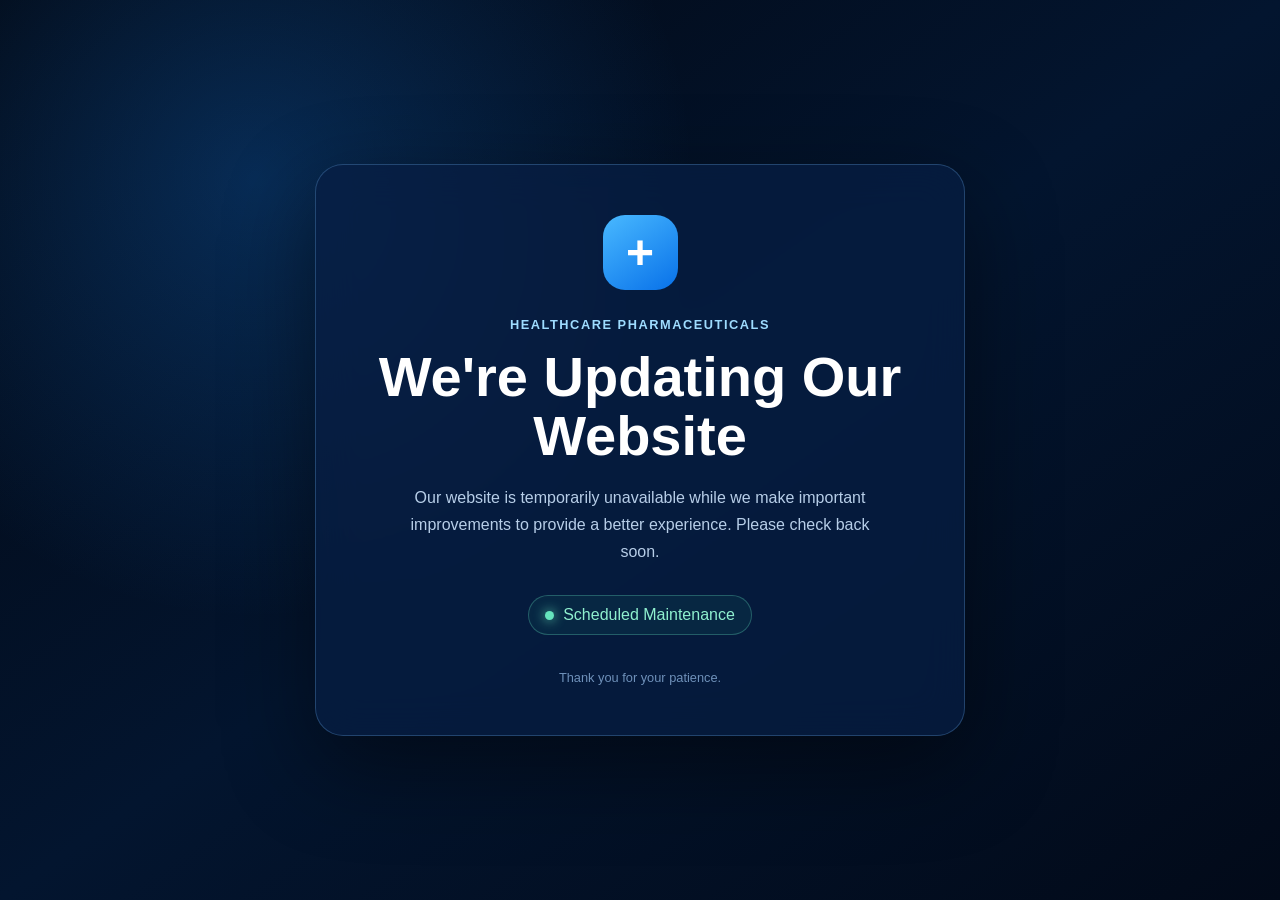
<file: maintenance.html>
<!DOCTYPE html>
<html lang="en">
<head>
  <meta charset="UTF-8">

  <meta
    name="viewport"
    content="width=device-width, initial-scale=1.0"
  >

  <meta
    name="robots"
    content="noindex,nofollow"
  >

  <title>Website Maintenance | Healthcare Pharmaceuticals</title>

  <style>
    * {
      box-sizing: border-box;
    }

    body {
      margin: 0;
      min-height: 100vh;

      display: flex;
      align-items: center;
      justify-content: center;

      padding: 24px;

      font-family: Arial, Helvetica, sans-serif;

      color: #ffffff;

      background:
        radial-gradient(
          circle at 20% 20%,
          rgba(23, 137, 255, 0.25),
          transparent 35%
        ),
        linear-gradient(
          145deg,
          #020711,
          #03152f,
          #020a19
        );
    }

    .maintenance-card {
      width: min(650px, 100%);

      padding: 50px 35px;

      border: 1px solid rgba(120, 190, 255, 0.25);

      border-radius: 28px;

      background:
        rgba(7, 30, 67, 0.75);

      backdrop-filter: blur(20px);

      box-shadow:
        0 30px 90px rgba(0, 0, 0, 0.45);

      text-align: center;
    }

    .logo {
      width: 75px;
      height: 75px;

      margin: 0 auto 25px;

      border-radius: 22px;

      display: grid;
      place-items: center;

      background:
        linear-gradient(
          145deg,
          #49b9ff,
          #0871e9
        );

      font-size: 3rem;
      font-weight: 800;
    }

    .eyebrow {
      color: #9edcff;

      font-size: 0.8rem;
      font-weight: 800;

      letter-spacing: 0.12em;

      text-transform: uppercase;
    }

    h1 {
      margin: 15px 0 18px;

      font-size: clamp(2rem, 7vw, 3.5rem);

      line-height: 1.05;
    }

    p {
      max-width: 500px;

      margin: 0 auto;

      color: #b7cee8;

      font-size: 1rem;

      line-height: 1.7;
    }

    .status {
      display: inline-flex;
      align-items: center;
      gap: 9px;

      margin-top: 30px;

      padding: 10px 16px;

      border: 1px solid rgba(100, 220, 190, 0.3);

      border-radius: 999px;

      color: #8ff0cf;

      background: rgba(40, 190, 145, 0.08);
    }

    .dot {
      width: 9px;
      height: 9px;

      border-radius: 50%;

      background: #65e4bd;

      box-shadow:
        0 0 12px #65e4bd;
    }

    .footer {
      margin-top: 35px;

      color: #6f91ba;

      font-size: 0.8rem;
    }

    @media (max-width: 500px) {
      .maintenance-card {
        padding: 40px 22px;
      }

      .logo {
        width: 65px;
        height: 65px;

        font-size: 2.5rem;
      }
    }
  </style>
</head>

<body>

  <main class="maintenance-card">

    <div class="logo">
      +
    </div>

    <span class="eyebrow">
      Healthcare Pharmaceuticals
    </span>

    <h1>
      We're Updating Our Website
    </h1>

    <p>
      Our website is temporarily unavailable while we make
      important improvements to provide a better experience.
      Please check back soon.
    </p>

    <div class="status">

      <span class="dot"></span>

      Scheduled Maintenance

    </div>

    <div class="footer">
      Thank you for your patience.
    </div>

  </main>

</body>
</html>
</file>
